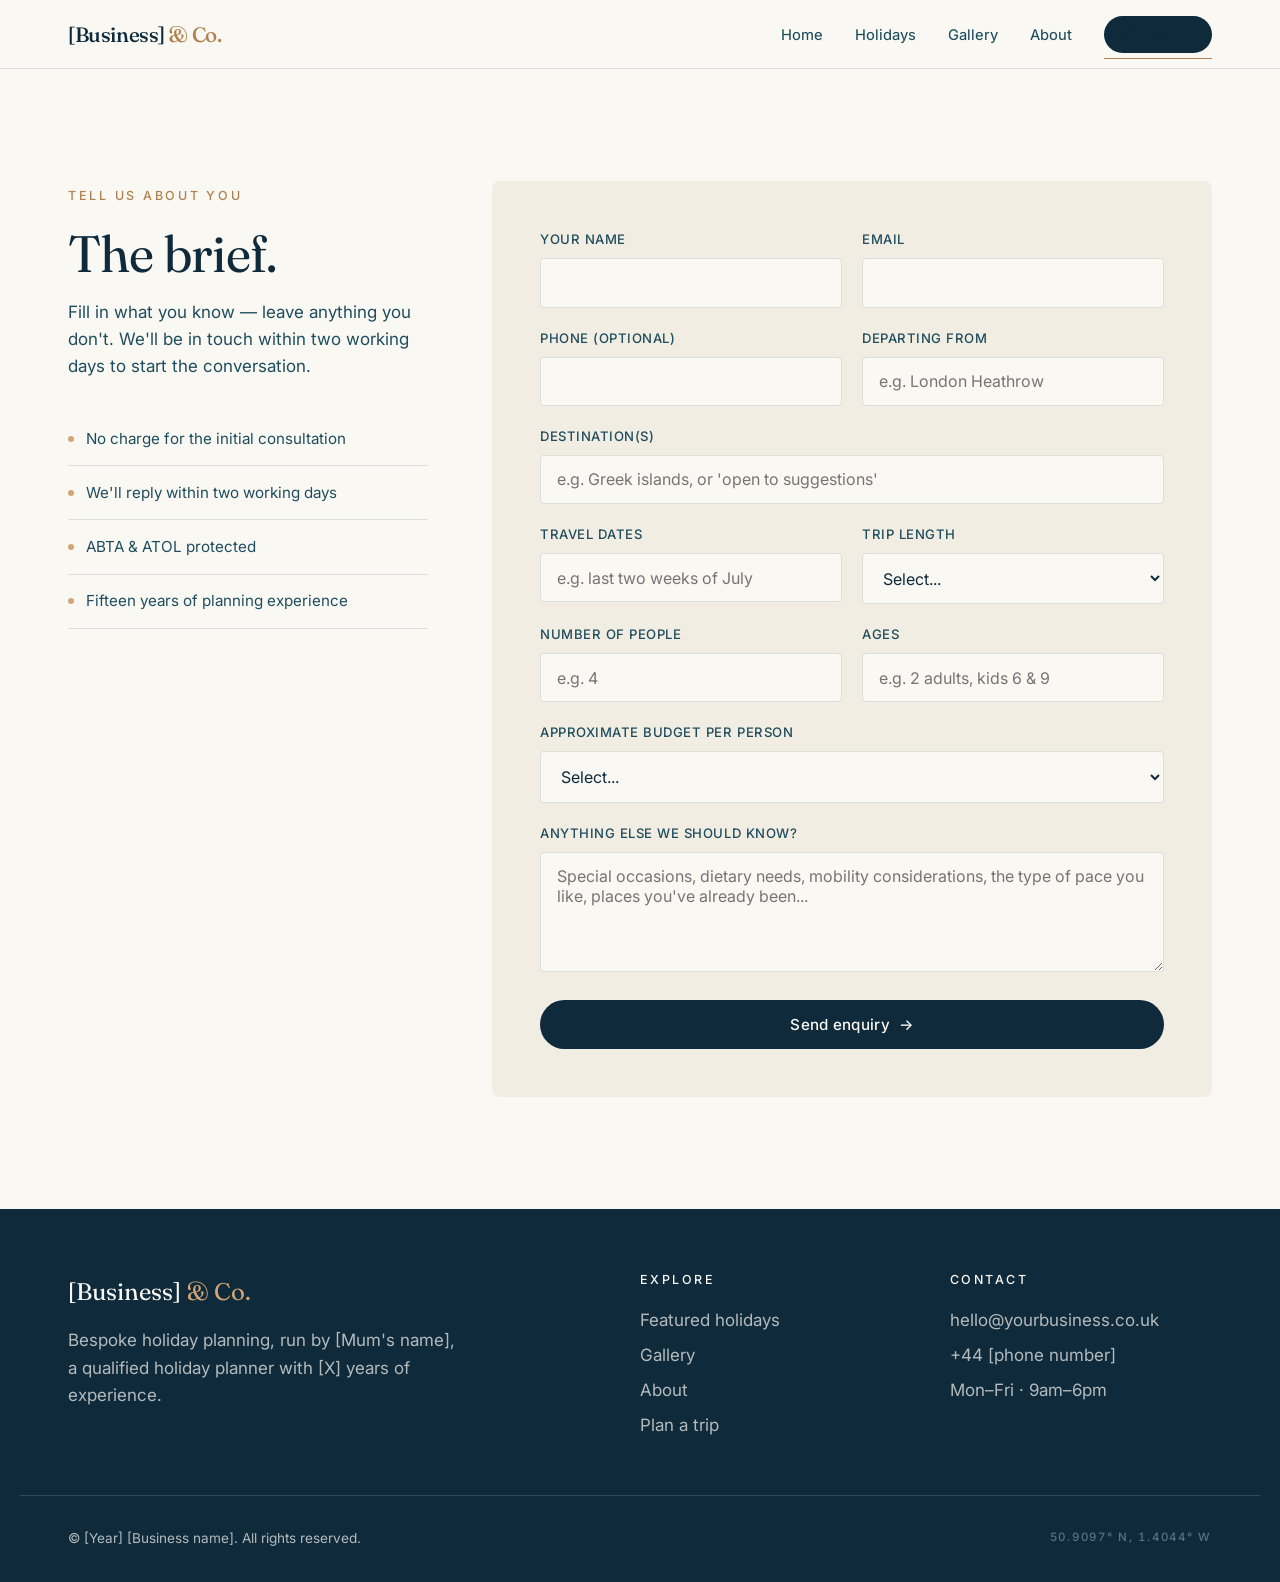
<file: enquire.html>
<!DOCTYPE html>
<html lang="en">
<head>
  <meta charset="UTF-8">
  <meta name="viewport" content="width=device-width, initial-scale=1.0">
  <title>Plan a trip — [Business name]</title>
  <link rel="preconnect" href="https://fonts.googleapis.com">
  <link rel="preconnect" href="https://fonts.gstatic.com" crossorigin>
  <link href="https://fonts.googleapis.com/css2?family=Fraunces:opsz,wght@9..144,300;9..144,400;9..144,500&family=Inter:wght@400;450;500&display=swap" rel="stylesheet">
  <link rel="stylesheet" href="style.css">
</head>
<body>

  <nav class="nav">
    <div class="nav-inner">
      <a href="index.html" class="brand">[Business] <span>&amp; Co.</span></a>
      <button class="menu-toggle" aria-label="Open menu">☰</button>
      <ul class="nav-links">
        <li><a href="index.html">Home</a></li>
        <li><a href="holidays.html">Holidays</a></li>
        <li><a href="gallery.html">Gallery</a></li>
        <li><a href="about.html">About</a></li>
        <li><a href="enquire.html" class="nav-cta current">Plan a trip</a></li>
      </ul>
    </div>
  </nav>

  <section style="padding-top: clamp(4rem, 9vw, 7rem);">
    <div class="container">

      <div class="form-wrap">
        <div class="form-intro">
          <span class="eyebrow">Tell us about you</span>
          <h2>The brief.</h2>
          <p style="color: var(--ink-soft); margin-top: 1rem;">Fill in what you know — leave anything you don't. We'll be in touch within two working days to start the conversation.</p>

          <ul>
            <li>No charge for the initial consultation</li>
            <li>We'll reply within two working days</li>
            <li>ABTA &amp; ATOL protected</li>
            <li>Fifteen years of planning experience</li>
          </ul>
        </div>

        <!--
          IMPORTANT: Replace YOUR_FORM_ID below with the form ID from formspree.io
          1. Sign up at formspree.io (free for 50 submissions/month)
          2. Create a new form, copy the form endpoint
          3. Paste it into the action="" attribute below
        -->
        <form class="form" action="https://formspree.io/f/YOUR_FORM_ID" method="POST">

          <div class="form-row">
            <div class="field">
              <label for="name">Your name</label>
              <input type="text" id="name" name="name" required>
            </div>
            <div class="field">
              <label for="email">Email</label>
              <input type="email" id="email" name="email" required>
            </div>
          </div>

          <div class="form-row">
            <div class="field">
              <label for="phone">Phone (optional)</label>
              <input type="tel" id="phone" name="phone">
            </div>
            <div class="field">
              <label for="departure">Departing from</label>
              <input type="text" id="departure" name="departure" placeholder="e.g. London Heathrow">
            </div>
          </div>

          <div class="form-row">
            <div class="field full">
              <label for="destination">Destination(s)</label>
              <input type="text" id="destination" name="destination" placeholder="e.g. Greek islands, or 'open to suggestions'">
            </div>
          </div>

          <div class="form-row">
            <div class="field">
              <label for="dates">Travel dates</label>
              <input type="text" id="dates" name="dates" placeholder="e.g. last two weeks of July">
            </div>
            <div class="field">
              <label for="duration">Trip length</label>
              <select id="duration" name="duration">
                <option value="">Select...</option>
                <option>3–5 nights</option>
                <option>6–9 nights</option>
                <option>10–14 nights</option>
                <option>15+ nights</option>
                <option>Not sure yet</option>
              </select>
            </div>
          </div>

          <div class="form-row">
            <div class="field">
              <label for="people">Number of people</label>
              <input type="number" id="people" name="people" min="1" placeholder="e.g. 4">
            </div>
            <div class="field">
              <label for="ages">Ages</label>
              <input type="text" id="ages" name="ages" placeholder="e.g. 2 adults, kids 6 &amp; 9">
            </div>
          </div>

          <div class="form-row">
            <div class="field full">
              <label for="budget">Approximate budget per person</label>
              <select id="budget" name="budget">
                <option value="">Select...</option>
                <option>Under £1,000</option>
                <option>£1,000 – £2,000</option>
                <option>£2,000 – £3,500</option>
                <option>£3,500 – £5,000</option>
                <option>£5,000+</option>
                <option>Prefer to discuss</option>
              </select>
            </div>
          </div>

          <div class="form-row">
            <div class="field full">
              <label for="message">Anything else we should know?</label>
              <textarea id="message" name="message" placeholder="Special occasions, dietary needs, mobility considerations, the type of pace you like, places you've already been..."></textarea>
            </div>
          </div>

          <button type="submit" class="btn btn-dark btn-arrow">Send enquiry</button>

        </form>
      </div>

    </div>
  </section>

  <footer>
    <div class="footer-inner">
      <div>
        <div class="footer-brand">[Business] <span>&amp; Co.</span></div>
        <p style="max-width: 36ch;">Bespoke holiday planning, run by [Mum's name], a qualified holiday planner with [X] years of experience.</p>
      </div>
      <div>
        <h4>Explore</h4>
        <ul>
          <li><a href="holidays.html">Featured holidays</a></li>
          <li><a href="gallery.html">Gallery</a></li>
          <li><a href="about.html">About</a></li>
          <li><a href="enquire.html">Plan a trip</a></li>
        </ul>
      </div>
      <div>
        <h4>Contact</h4>
        <ul>
          <li><a href="mailto:hello@yourbusiness.co.uk">hello@yourbusiness.co.uk</a></li>
          <li><a href="tel:+44">+44 [phone number]</a></li>
          <li>Mon–Fri · 9am–6pm</li>
        </ul>
      </div>
    </div>
    <div class="footer-bottom">
      <span>© [Year] [Business name]. All rights reserved.</span>
      <span class="coords">50.9097° N, 1.4044° W</span>
    </div>
  </footer>

  <script>
    document.querySelector('.menu-toggle').addEventListener('click', () => {
      document.querySelector('.nav-links').classList.toggle('open');
    });

    const params = new URLSearchParams(window.location.search);
    if (params.get('destination')) {
      const map = { greece: 'Greek Islands', italy: 'Amalfi Coast', croatia: 'Dalmatian Coast', portugal: 'The Algarve' };
      const dest = map[params.get('destination')] || params.get('destination');
      document.getElementById('destination').value = dest;
    }
    if (params.get('package')) {
      const map = { cyclades: 'The Cyclades, slowly', tuscany: 'A Tuscan villa week', dalmatia: 'The Dalmatian coast by sea', algarve: 'The quiet Algarve', norway: 'The fjords in autumn', morocco: 'Marrakech & the Atlas' };
      document.getElementById('destination').value = map[params.get('package')] || '';
    }
  </script>

</body>
</html>
</file>
<file: style.css>
/* ===========================================================
   Holiday planner website - shared stylesheet
   Edit the variables below to change colours across all pages
   =========================================================== */

:root {
  --ink: #0F2A3B;
  --ink-soft: #1F4D5E;
  --ink-muted: #5C7280;
  --paper: #FAF8F3;
  --paper-warm: #F2EDE2;
  --sand: #D4A574;
  --sand-deep: #B0814E;
  --line: rgba(15, 42, 59, 0.12);

  --font-display: 'Fraunces', Georgia, serif;
  --font-body: 'Inter', -apple-system, BlinkMacSystemFont, sans-serif;

  --max-width: 1240px;
  --gutter: clamp(1.25rem, 4vw, 3rem);
}

* { box-sizing: border-box; margin: 0; padding: 0; }

html { scroll-behavior: smooth; }

body {
  font-family: var(--font-body);
  font-size: 17px;
  line-height: 1.6;
  color: var(--ink);
  background: var(--paper);
  -webkit-font-smoothing: antialiased;
}

img, video { max-width: 100%; display: block; }

a { color: inherit; text-decoration: none; }

/* ---------- Typography ---------- */

h1, h2, h3, h4 {
  font-family: var(--font-display);
  font-weight: 400;
  letter-spacing: -0.015em;
  line-height: 1.1;
}

h1 { font-size: clamp(2.5rem, 6vw, 5rem); font-variation-settings: 'opsz' 144, 'SOFT' 50; }
h2 { font-size: clamp(2rem, 4vw, 3.25rem); font-variation-settings: 'opsz' 60; }
h3 { font-size: clamp(1.3rem, 2.2vw, 1.75rem); font-variation-settings: 'opsz' 30; }

.eyebrow {
  font-family: var(--font-body);
  font-size: 0.78rem;
  font-weight: 500;
  letter-spacing: 0.22em;
  text-transform: uppercase;
  color: var(--sand-deep);
  display: inline-block;
  margin-bottom: 1.25rem;
}

.lead { font-size: 1.15rem; line-height: 1.65; color: var(--ink-soft); max-width: 56ch; }

/* ---------- Coordinates - signature element ---------- */

.coords {
  font-family: var(--font-body);
  font-size: 0.72rem;
  font-weight: 500;
  letter-spacing: 0.15em;
  color: var(--ink-muted);
  font-variant-numeric: tabular-nums;
}

/* ---------- Layout ---------- */

.container {
  max-width: var(--max-width);
  margin: 0 auto;
  padding: 0 var(--gutter);
}

section { padding: clamp(4rem, 9vw, 7rem) 0; }

/* ---------- Navigation ---------- */

.nav {
  position: sticky;
  top: 0;
  z-index: 100;
  background: rgba(250, 248, 243, 0.85);
  backdrop-filter: blur(12px);
  -webkit-backdrop-filter: blur(12px);
  border-bottom: 1px solid var(--line);
}

.nav-inner {
  max-width: var(--max-width);
  margin: 0 auto;
  padding: 1.1rem var(--gutter);
  display: flex;
  align-items: center;
  justify-content: space-between;
}

.brand {
  font-family: var(--font-display);
  font-size: 1.3rem;
  font-weight: 500;
  letter-spacing: -0.02em;
  font-variation-settings: 'opsz' 30;
}

.brand span { color: var(--sand-deep); }

.nav-links { display: flex; gap: 2rem; list-style: none; align-items: center; }
.nav-links a {
  font-size: 0.92rem;
  font-weight: 450;
  color: var(--ink-soft);
  transition: color 0.2s;
  position: relative;
}
.nav-links a:hover { color: var(--ink); }
.nav-links a.current { color: var(--ink); }
.nav-links a.current::after {
  content: '';
  position: absolute;
  bottom: -6px; left: 0; right: 0;
  height: 1px;
  background: var(--sand-deep);
}

.nav-cta {
  background: var(--ink);
  color: var(--paper);
  padding: 0.6rem 1.2rem;
  border-radius: 2rem;
  font-size: 0.88rem;
  font-weight: 500;
  transition: background 0.2s;
}
.nav-cta:hover { background: var(--ink-soft); }

.menu-toggle { display: none; background: none; border: none; cursor: pointer; font-size: 1.5rem; color: var(--ink); }

@media (max-width: 760px) {
  .nav-links { display: none; }
  .nav-links.open {
    display: flex;
    position: absolute;
    top: 100%; left: 0; right: 0;
    flex-direction: column;
    background: var(--paper);
    padding: 1.5rem var(--gutter);
    border-bottom: 1px solid var(--line);
    gap: 1.25rem;
  }
  .menu-toggle { display: block; }
}

/* ---------- Hero ---------- */

.hero {
  position: relative;
  min-height: min(90vh, 760px);
  display: flex;
  align-items: flex-end;
  padding: 0;
  overflow: hidden;
  background: var(--ink);
}

.hero-media {
  position: absolute;
  inset: 0;
  z-index: 1;
}
.hero-media video,
.hero-media img {
  width: 100%; height: 100%;
  object-fit: cover;
}
.hero-media::after {
  content: '';
  position: absolute; inset: 0;
  background: linear-gradient(to top, rgba(15,42,59,0.7) 0%, rgba(15,42,59,0.15) 60%, transparent 100%);
}

.hero-content {
  position: relative;
  z-index: 2;
  width: 100%;
  padding: 0 var(--gutter) clamp(3rem, 7vw, 5rem);
  max-width: var(--max-width);
  margin: 0 auto;
  color: var(--paper);
}

.hero h1 { color: var(--paper); max-width: 18ch; margin-bottom: 1.5rem; }
.hero .eyebrow { color: var(--sand); }
.hero .lead { color: rgba(250, 248, 243, 0.85); max-width: 48ch; margin-bottom: 2rem; }

.hero-meta {
  margin-top: 3rem;
  padding-top: 1.5rem;
  border-top: 1px solid rgba(250, 248, 243, 0.25);
  display: flex;
  flex-wrap: wrap;
  gap: 2.5rem;
}
.hero-meta .coords { color: rgba(250, 248, 243, 0.7); }

/* ---------- Buttons ---------- */

.btn {
  display: inline-flex;
  align-items: center;
  gap: 0.6rem;
  padding: 0.95rem 1.8rem;
  font-family: var(--font-body);
  font-size: 0.95rem;
  font-weight: 500;
  letter-spacing: 0.02em;
  border: none;
  cursor: pointer;
  border-radius: 2rem;
  transition: transform 0.15s, background 0.2s;
}
.btn:hover { transform: translateY(-1px); }

.btn-primary { background: var(--sand); color: var(--ink); }
.btn-primary:hover { background: var(--sand-deep); color: var(--paper); }

.btn-secondary {
  background: transparent;
  color: var(--paper);
  border: 1px solid rgba(250, 248, 243, 0.4);
}
.btn-secondary:hover { background: rgba(250, 248, 243, 0.1); }

.btn-dark { background: var(--ink); color: var(--paper); }
.btn-dark:hover { background: var(--ink-soft); }

.btn-arrow::after {
  content: '→';
  transition: transform 0.2s;
}
.btn-arrow:hover::after { transform: translateX(4px); }

/* ---------- Section headers ---------- */

.section-header {
  display: grid;
  grid-template-columns: 1fr 2fr;
  gap: 3rem;
  margin-bottom: 4rem;
  align-items: end;
}
.section-header h2 { max-width: 18ch; }
.section-header p { color: var(--ink-soft); max-width: 48ch; }

@media (max-width: 760px) {
  .section-header { grid-template-columns: 1fr; gap: 1.5rem; margin-bottom: 2.5rem; }
}

/* ---------- Destination cards (homepage) ---------- */

.dest-grid {
  display: grid;
  grid-template-columns: repeat(auto-fit, minmax(280px, 1fr));
  gap: 1.5rem;
}

.dest-card {
  position: relative;
  aspect-ratio: 3 / 4;
  overflow: hidden;
  border-radius: 4px;
  cursor: pointer;
  background: var(--ink);
}
.dest-card img {
  width: 100%; height: 100%;
  object-fit: cover;
  transition: transform 0.7s cubic-bezier(0.2, 0.8, 0.2, 1);
}
.dest-card:hover img { transform: scale(1.06); }
.dest-card::after {
  content: '';
  position: absolute; inset: 0;
  background: linear-gradient(to top, rgba(15,42,59,0.85) 0%, transparent 55%);
}
.dest-card-content {
  position: absolute;
  bottom: 0; left: 0; right: 0;
  padding: 1.75rem;
  color: var(--paper);
  z-index: 2;
}
.dest-card h3 { color: var(--paper); margin-bottom: 0.4rem; }
.dest-card .coords { color: rgba(250, 248, 243, 0.75); }

/* ---------- Holiday package cards ---------- */

.package-grid {
  display: grid;
  grid-template-columns: repeat(auto-fit, minmax(320px, 1fr));
  gap: 2rem;
}

.package {
  background: var(--paper-warm);
  border-radius: 6px;
  overflow: hidden;
  display: flex;
  flex-direction: column;
  transition: transform 0.2s;
}
.package:hover { transform: translateY(-4px); }

.package-image {
  aspect-ratio: 16 / 10;
  overflow: hidden;
  background: var(--ink-soft);
}
.package-image img { width: 100%; height: 100%; object-fit: cover; }

.package-body {
  padding: 2rem;
  display: flex;
  flex-direction: column;
  flex-grow: 1;
}
.package-body h3 { margin-bottom: 0.5rem; }
.package .coords { margin-bottom: 1.25rem; }

.package-meta {
  display: flex;
  gap: 1.5rem;
  margin: 1.5rem 0;
  font-size: 0.88rem;
  color: var(--ink-muted);
}
.package-meta div { display: flex; align-items: center; gap: 0.5rem; }
.package-meta strong { color: var(--ink); font-weight: 500; }

.package p { color: var(--ink-soft); margin-bottom: 1.5rem; flex-grow: 1; }

.package-footer {
  display: flex;
  align-items: center;
  justify-content: space-between;
  padding-top: 1.25rem;
  border-top: 1px solid var(--line);
}
.package-price { font-family: var(--font-display); font-size: 1.4rem; }
.package-price small { font-family: var(--font-body); font-size: 0.78rem; color: var(--ink-muted); font-weight: 400; }

/* ---------- Testimonials ---------- */

.testimonials { background: var(--paper-warm); }

.testimonial-grid {
  display: grid;
  grid-template-columns: repeat(auto-fit, minmax(280px, 1fr));
  gap: 2.5rem;
}

.testimonial {
  display: flex;
  flex-direction: column;
}
.testimonial blockquote {
  font-family: var(--font-display);
  font-size: 1.4rem;
  line-height: 1.4;
  color: var(--ink);
  margin-bottom: 1.5rem;
  font-variation-settings: 'opsz' 40;
}
.testimonial blockquote::before {
  content: '“';
  display: block;
  font-size: 3rem;
  color: var(--sand-deep);
  line-height: 0.5;
  margin-bottom: 0.5rem;
}
.testimonial cite {
  font-style: normal;
  font-size: 0.9rem;
  color: var(--ink-muted);
  margin-top: auto;
}
.testimonial cite strong { color: var(--ink); font-weight: 500; }

/* ---------- CTA strip ---------- */

.cta-strip {
  background: var(--ink);
  color: var(--paper);
  text-align: center;
}
.cta-strip h2 { color: var(--paper); margin-bottom: 1rem; max-width: 20ch; margin-left: auto; margin-right: auto; }
.cta-strip p { color: rgba(250, 248, 243, 0.75); max-width: 50ch; margin: 0 auto 2rem; }

/* ---------- Gallery page ---------- */

.gallery-grid {
  display: grid;
  grid-template-columns: repeat(12, 1fr);
  gap: 1rem;
  grid-auto-rows: 120px;
}

.gallery-item {
  position: relative;
  overflow: hidden;
  border-radius: 4px;
  background: var(--ink-soft);
  cursor: pointer;
}
.gallery-item img,
.gallery-item video {
  width: 100%; height: 100%;
  object-fit: cover;
}

.gallery-item.wide { grid-column: span 8; grid-row: span 3; }
.gallery-item.tall { grid-column: span 4; grid-row: span 4; }
.gallery-item.regular { grid-column: span 4; grid-row: span 3; }
.gallery-item.square { grid-column: span 6; grid-row: span 3; }

@media (max-width: 760px) {
  .gallery-grid { grid-template-columns: repeat(2, 1fr); grid-auto-rows: 180px; }
  .gallery-item.wide,
  .gallery-item.tall,
  .gallery-item.regular,
  .gallery-item.square { grid-column: span 2; grid-row: span 1; }
}

.gallery-tag {
  position: absolute;
  bottom: 1rem; left: 1rem;
  background: rgba(15, 42, 59, 0.85);
  color: var(--paper);
  padding: 0.4rem 0.8rem;
  border-radius: 2rem;
  font-size: 0.75rem;
  font-weight: 500;
  letter-spacing: 0.05em;
  backdrop-filter: blur(8px);
}

/* ---------- Enquiry form ---------- */

.form-wrap {
  display: grid;
  grid-template-columns: 1fr 2fr;
  gap: 4rem;
  align-items: start;
}
@media (max-width: 900px) {
  .form-wrap { grid-template-columns: 1fr; gap: 2rem; }
}

.form-intro h2 { margin-bottom: 1rem; }
.form-intro ul { list-style: none; margin-top: 2rem; }
.form-intro li {
  padding: 0.9rem 0;
  border-bottom: 1px solid var(--line);
  color: var(--ink-soft);
  font-size: 0.95rem;
  display: flex;
  align-items: center;
  gap: 0.75rem;
}
.form-intro li::before {
  content: '';
  display: block;
  width: 6px; height: 6px;
  border-radius: 50%;
  background: var(--sand);
}

.form {
  background: var(--paper-warm);
  padding: clamp(2rem, 5vw, 3rem);
  border-radius: 8px;
}

.form-row {
  display: grid;
  grid-template-columns: 1fr 1fr;
  gap: 1.25rem;
  margin-bottom: 1.25rem;
}
@media (max-width: 600px) {
  .form-row { grid-template-columns: 1fr; }
}

.field { display: flex; flex-direction: column; }
.field.full { grid-column: 1 / -1; }

.field label {
  font-size: 0.82rem;
  font-weight: 500;
  letter-spacing: 0.04em;
  color: var(--ink-soft);
  margin-bottom: 0.5rem;
  text-transform: uppercase;
}

.field input,
.field select,
.field textarea {
  font-family: var(--font-body);
  font-size: 1rem;
  padding: 0.85rem 1rem;
  background: var(--paper);
  border: 1px solid var(--line);
  border-radius: 4px;
  color: var(--ink);
  transition: border-color 0.2s, box-shadow 0.2s;
}
.field input:focus,
.field select:focus,
.field textarea:focus {
  outline: none;
  border-color: var(--sand-deep);
  box-shadow: 0 0 0 3px rgba(212, 165, 116, 0.15);
}

.field textarea { resize: vertical; min-height: 120px; }

.form button[type="submit"] {
  width: 100%;
  margin-top: 0.5rem;
  justify-content: center;
}

/* ---------- About page ---------- */

.about-hero {
  display: grid;
  grid-template-columns: 1.2fr 1fr;
  gap: 4rem;
  align-items: center;
}
@media (max-width: 900px) { .about-hero { grid-template-columns: 1fr; } }

.about-portrait {
  aspect-ratio: 4 / 5;
  background: var(--paper-warm);
  border-radius: 6px;
  overflow: hidden;
}
.about-portrait img { width: 100%; height: 100%; object-fit: cover; }

.about-text h1 { margin-bottom: 2rem; }
.about-text p { margin-bottom: 1.5rem; color: var(--ink-soft); font-size: 1.05rem; }

.credentials {
  display: grid;
  grid-template-columns: repeat(auto-fit, minmax(220px, 1fr));
  gap: 2.5rem;
  margin-top: 2rem;
  padding-top: 2.5rem;
  border-top: 1px solid var(--line);
}
.credential h4 {
  font-family: var(--font-body);
  font-size: 0.82rem;
  letter-spacing: 0.15em;
  text-transform: uppercase;
  color: var(--sand-deep);
  margin-bottom: 0.6rem;
  font-weight: 500;
}
.credential p { font-family: var(--font-display); font-size: 1.2rem; color: var(--ink); margin-bottom: 0; }

/* ---------- Page header (for inner pages) ---------- */

.page-header {
  padding: clamp(4rem, 9vw, 7rem) 0 clamp(2rem, 4vw, 3rem);
  border-bottom: 1px solid var(--line);
}
.page-header h1 { max-width: 18ch; margin-bottom: 1rem; }
.page-header .lead { color: var(--ink-soft); }

/* ---------- Footer ---------- */

footer {
  background: var(--ink);
  color: rgba(250, 248, 243, 0.7);
  padding: 4rem 0 2rem;
  margin-top: 0;
}

.footer-inner {
  max-width: var(--max-width);
  margin: 0 auto;
  padding: 0 var(--gutter);
  display: grid;
  grid-template-columns: 2fr 1fr 1fr;
  gap: 3rem;
}
@media (max-width: 760px) { .footer-inner { grid-template-columns: 1fr; gap: 2rem; } }

footer h4 {
  font-family: var(--font-body);
  font-size: 0.78rem;
  letter-spacing: 0.2em;
  text-transform: uppercase;
  color: var(--paper);
  margin-bottom: 1.25rem;
  font-weight: 500;
}

footer ul { list-style: none; }
footer li { margin-bottom: 0.5rem; }
footer a:hover { color: var(--paper); }

.footer-brand {
  font-family: var(--font-display);
  font-size: 1.5rem;
  color: var(--paper);
  margin-bottom: 1rem;
}
.footer-brand span { color: var(--sand); }

.footer-bottom {
  max-width: var(--max-width);
  margin: 3rem auto 0;
  padding: 2rem var(--gutter) 0;
  border-top: 1px solid rgba(250, 248, 243, 0.15);
  font-size: 0.85rem;
  display: flex;
  justify-content: space-between;
  flex-wrap: wrap;
  gap: 1rem;
}

/* ---------- Reveal animation ---------- */

.reveal {
  opacity: 0;
  transform: translateY(20px);
  transition: opacity 0.7s ease, transform 0.7s ease;
}
.reveal.in {
  opacity: 1;
  transform: translateY(0);
}

@media (prefers-reduced-motion: reduce) {
  .reveal { opacity: 1; transform: none; transition: none; }
  * { animation-duration: 0.01ms !important; transition-duration: 0.01ms !important; }
}
</file>
